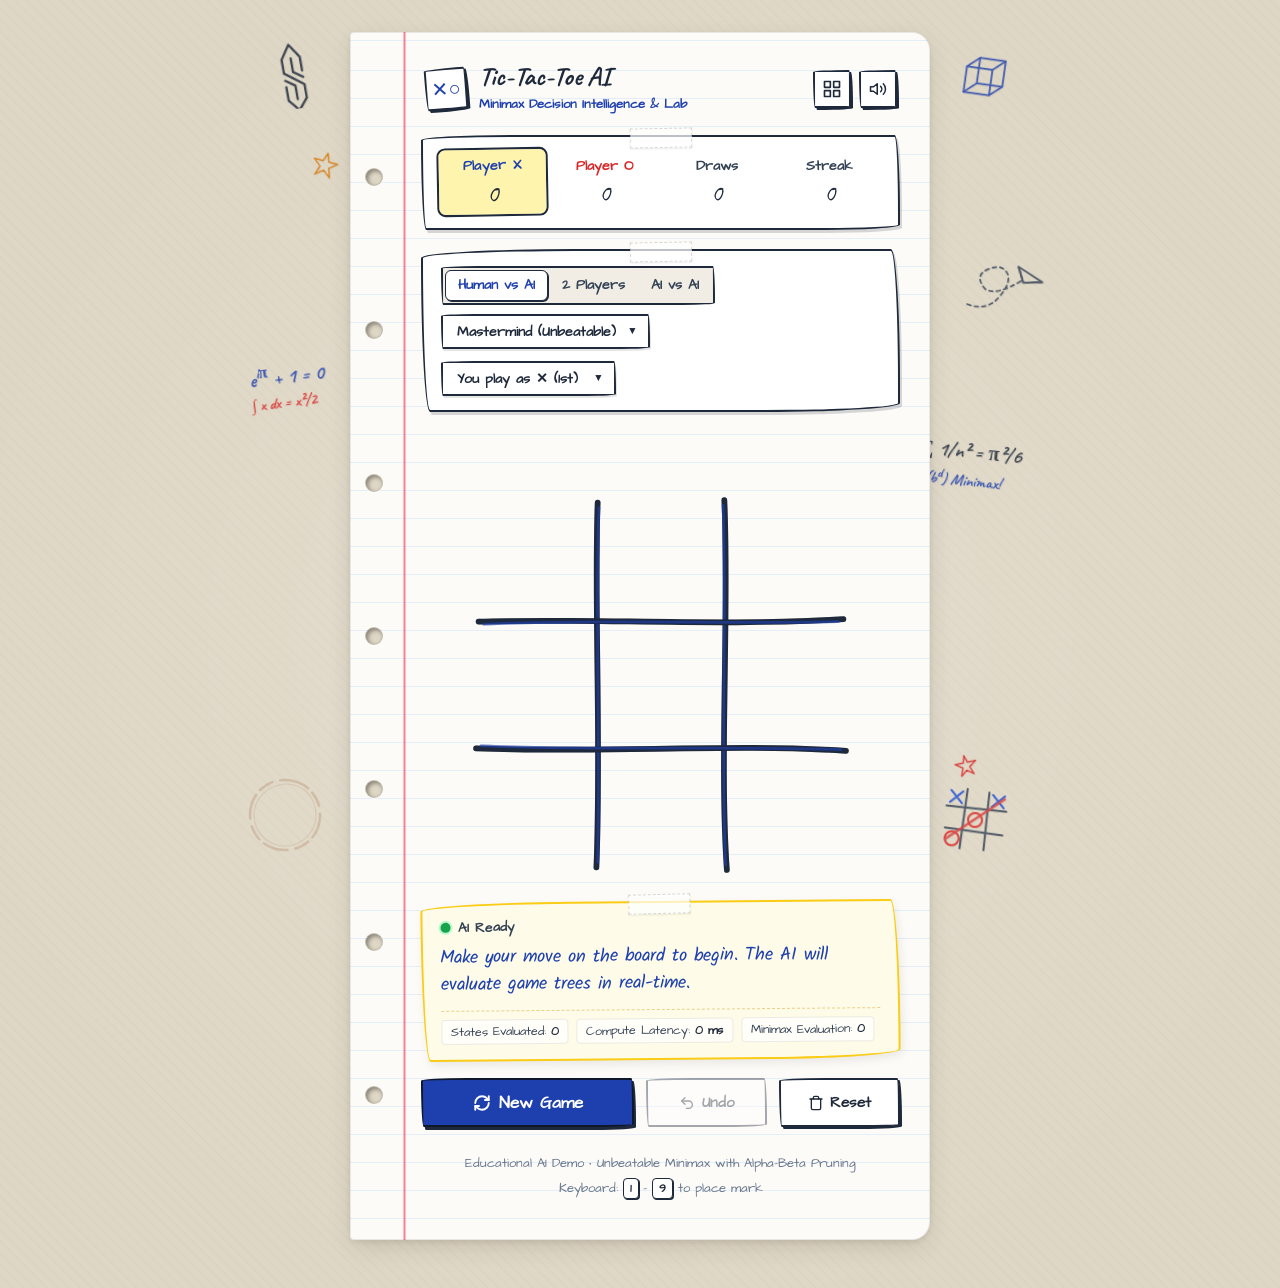
<file: index.html>
<!DOCTYPE html>
<html lang="en">
<head>
  <meta charset="UTF-8" />
  <meta name="viewport" content="width=device-width, initial-scale=1.0" />
  <meta name="description" content="An interactive showcase of Tic-Tac-Toe with an unbeatable Minimax AI, Alpha-Beta pruning, real-time reasoning analysis, and dynamic move heatmap." />
  <title>Tic-Tac-Toe AI Showcase & Lab</title>
  <!-- Google Fonts for Notebook & Handwritten Theme -->
  <link rel="preconnect" href="https://fonts.googleapis.com">
  <link rel="preconnect" href="https://fonts.gstatic.com" crossorigin>
  <link href="https://fonts.googleapis.com/css2?family=Architects+Daughter&family=Caveat:wght@400;600;700&family=Kalam:wght@300;400;700&family=Patrick+Hand&family=Permanent+Marker&display=swap" rel="stylesheet">
  <link rel="stylesheet" href="style.css" />
</head>
<body>
  <!-- Confetti Particle Canvas -->
  <canvas id="confettiCanvas"></canvas>

  <!-- Ambient Notebook Margin Doodles Layer -->
  <div class="doodle-layer" aria-hidden="true">
    <!-- Top-Left: The Classic "Cool S" / Super S -->
    <svg class="doodle doodle-cool-s" viewBox="0 0 50 80">
      <path d="M 15 25 L 25 10 L 35 25 M 15 25 L 15 40 M 25 25 L 25 40 M 35 25 L 35 40 M 15 40 L 35 55 M 25 40 L 35 47 M 15 48 L 25 55 M 15 55 L 15 70 M 25 55 L 25 70 M 35 55 L 35 70 M 15 70 L 25 82 L 35 70" fill="none" stroke="currentColor" stroke-width="2.5" stroke-linecap="round" stroke-linejoin="round"/>
    </svg>

    <!-- Top-Right: 3D Impossible Wireframe Cube -->
    <svg class="doodle doodle-cube" viewBox="0 0 70 70">
      <polygon points="12,22 42,22 42,52 12,52" fill="none" stroke="currentColor" stroke-width="2" stroke-linecap="round" stroke-linejoin="round"/>
      <polygon points="26,10 56,10 56,40 26,40" fill="none" stroke="currentColor" stroke-width="2" stroke-linecap="round" stroke-linejoin="round" stroke-dasharray="1 0"/>
      <line x1="12" y1="22" x2="26" y2="10" stroke="currentColor" stroke-width="2" stroke-linecap="round"/>
      <line x1="42" y1="22" x2="56" y2="10" stroke="currentColor" stroke-width="2" stroke-linecap="round"/>
      <line x1="42" y1="52" x2="56" y2="40" stroke="currentColor" stroke-width="2" stroke-linecap="round"/>
      <line x1="12" y1="52" x2="26" y2="40" stroke="currentColor" stroke-width="2" stroke-linecap="round"/>
    </svg>

    <!-- Right Margin: Paper Airplane with loop trail -->
    <svg class="doodle doodle-plane" viewBox="0 0 100 80">
      <path d="M 10 65 Q 30 75 45 60 T 55 35 T 35 30 T 30 50 Q 40 60 70 45" fill="none" stroke="currentColor" stroke-width="1.8" stroke-dasharray="4 4" stroke-linecap="round"/>
      <g transform="translate(68, 30) rotate(15)">
        <polygon points="0,0 28,12 8,16" fill="none" stroke="currentColor" stroke-width="2" stroke-linejoin="round"/>
        <line x1="0" y1="0" x2="8" y2="16" stroke="currentColor" stroke-width="2"/>
        <line x1="28" y1="12" x2="16" y2="14" stroke="currentColor" stroke-width="1.5"/>
      </g>
    </svg>

    <!-- Left Margin: Math Formula Notes -->
    <div class="doodle doodle-math doodle-math-1">
      <span>e<sup>iπ</sup> + 1 = 0</span>
      <span class="sub-doodle">∫ x dx = x²/2</span>
    </div>

    <!-- Right Margin: Second Math Note -->
    <div class="doodle doodle-math doodle-math-2">
      <span>∑ 1/n² = π²/6</span>
      <span class="sub-doodle">O(b<sup>d</sup>) Minimax!</span>
    </div>

    <!-- Hand-drawn 5-point Stars -->
    <svg class="doodle doodle-star doodle-star-1" viewBox="0 0 40 40">
      <path d="M 20 4 L 24 15 L 36 15 L 26 23 L 30 35 L 20 27 L 10 35 L 14 23 L 4 15 L 16 15 Z" fill="none" stroke="currentColor" stroke-width="2" stroke-linejoin="round" stroke-linecap="round"/>
    </svg>
    <svg class="doodle doodle-star doodle-star-2" viewBox="0 0 40 40">
      <path d="M 20 5 L 23 15 L 35 15 L 25 22 L 29 33 L 20 26 L 11 33 L 15 22 L 5 15 L 17 15 Z" fill="none" stroke="currentColor" stroke-width="2" stroke-linejoin="round" stroke-linecap="round"/>
    </svg>

    <!-- Bottom Left: Coffee Ring Stain / Ink Blot -->
    <svg class="doodle doodle-coffee" viewBox="0 0 90 90">
      <path d="M 45 10 C 65 10 80 25 80 45 C 80 65 65 80 45 80 C 25 80 10 65 10 45 C 10 25 25 10 45 10 Z" fill="none" stroke="currentColor" stroke-width="2.5" stroke-dasharray="25 6 15 8" stroke-linecap="round"/>
      <path d="M 46 14 C 63 14 76 27 76 45 C 76 62 62 76 45 76 C 28 76 14 62 14 45 C 14 29 27 15 45 14 Z" fill="none" stroke="currentColor" stroke-width="1.2" opacity="0.6"/>
    </svg>

    <!-- Bottom Right: Mini Scratched Tic-Tac-Toe Game in the margin -->
    <svg class="doodle doodle-minigame" viewBox="0 0 70 70">
      <line x1="24" y1="5" x2="23" y2="65" stroke="currentColor" stroke-width="2" stroke-linecap="round"/>
      <line x1="46" y1="6" x2="47" y2="64" stroke="currentColor" stroke-width="2" stroke-linecap="round"/>
      <line x1="5" y1="24" x2="65" y2="23" stroke="currentColor" stroke-width="2" stroke-linecap="round"/>
      <line x1="6" y1="46" x2="64" y2="47" stroke="currentColor" stroke-width="2" stroke-linecap="round"/>
      <!-- Moves in mini game -->
      <path d="M 8 8 L 20 20 M 20 8 L 8 20" stroke="#1d4ed8" stroke-width="2" stroke-linecap="round"/>
      <circle cx="35" cy="35" r="7" fill="none" stroke="#dc2626" stroke-width="2"/>
      <path d="M 50 8 L 62 20 M 62 8 L 50 20" stroke="#1d4ed8" stroke-width="2" stroke-linecap="round"/>
      <circle cx="14" cy="56" r="7" fill="none" stroke="#dc2626" stroke-width="2"/>
      <path d="M 8 57 L 62 11" stroke="#dc2626" stroke-width="2.5" stroke-linecap="round" opacity="0.8"/>
    </svg>
  </div>

  <div class="notebook-sheet">
    <!-- Notebook Binder Punch Holes / Spiral Rings -->
    <div class="notebook-holes" aria-hidden="true">
      <span class="hole"></span>
      <span class="hole"></span>
      <span class="hole"></span>
      <span class="hole"></span>
      <span class="hole"></span>
      <span class="hole"></span>
      <span class="hole"></span>
    </div>

    <main class="app-container">
    <!-- Header -->
    <header class="app-header">
      <div class="logo-group">
        <div class="logo-icon">✕○</div>
        <div class="header-title">
          <h1>Tic-Tac-Toe AI</h1>
          <span class="tagline">Minimax Decision Intelligence & Lab</span>
        </div>
      </div>
      <div class="header-actions">
        <!-- Heatmap Analysis Toggle -->
        <button id="toggleHeatmap" class="icon-btn" title="Toggle Move Evaluation Heatmap" aria-label="Toggle Move Evaluation Heatmap">
          <svg width="20" height="20" viewBox="0 0 24 24" fill="none" stroke="currentColor" stroke-width="2" stroke-linecap="round" stroke-linejoin="round">
            <rect x="3" y="3" width="7" height="7"></rect>
            <rect x="14" y="3" width="7" height="7"></rect>
            <rect x="14" y="14" width="7" height="7"></rect>
            <rect x="3" y="14" width="7" height="7"></rect>
          </svg>
        </button>
        <!-- Audio Mute/Unmute Toggle -->
        <button id="toggleAudio" class="icon-btn" title="Toggle Sound FX" aria-label="Toggle Sound FX">
          <svg width="18" height="18" viewBox="0 0 24 24" fill="none" stroke="currentColor" stroke-width="2" stroke-linecap="round" stroke-linejoin="round">
            <polygon points="11 5 6 9 2 9 2 15 6 15 11 19 11 5"></polygon>
            <path d="M19.07 4.93a10 10 0 0 1 0 14.14M15.54 8.46a5 5 0 0 1 0 7.07"></path>
          </svg>
        </button>
      </div>
    </header>

    <!-- Scoreboard -->
    <section class="glass-card scoreboard" aria-label="Scoreboard">
      <div class="score-card" id="cardX">
        <span class="label player-x">Player X</span>
        <span class="val" id="scoreX">0</span>
      </div>
      <div class="score-card" id="cardO">
        <span class="label player-o">Player O</span>
        <span class="val" id="scoreO">0</span>
      </div>
      <div class="score-card">
        <span class="label">Draws</span>
        <span class="val" id="scoreDraws">0</span>
      </div>
      <div class="score-card">
        <span class="label">Streak</span>
        <span class="val" id="scoreStreak">0</span>
      </div>
    </section>

    <!-- Configuration Bar -->
    <section class="glass-card config-panel">
      <!-- Mode Selection -->
      <div class="control-row">
        <div class="segmented-control" role="tablist" aria-label="Game Mode">
          <button class="segment-btn active" data-mode="pvai" role="tab" aria-selected="true">Human vs AI</button>
          <button class="segment-btn" data-mode="pvp" role="tab" aria-selected="false">2 Players</button>
          <button class="segment-btn" data-mode="aivai" role="tab" aria-selected="false">AI vs AI</button>
        </div>

        <!-- AI Difficulty (PvAI only) -->
        <div class="select-wrapper">
          <select id="difficultySelect" class="custom-select" aria-label="AI Difficulty">
            <option value="hard" selected>Mastermind (Unbeatable)</option>
            <option value="medium">Tactician (Medium)</option>
            <option value="easy">Novice (Easy)</option>
          </select>
          <span class="select-arrow">▼</span>
        </div>
      </div>

      <!-- Secondary Controls -->
      <div class="control-row">
        <!-- Play as X or O -->
        <div class="select-wrapper">
          <select id="playerSelect" class="custom-select" aria-label="Play As">
            <option value="X" selected>You play as ✕ (1st)</option>
            <option value="O">You play as ○ (2nd)</option>
          </select>
          <span class="select-arrow">▼</span>
        </div>

        <!-- Speed selector for AI vs AI mode (hidden by default) -->
        <div class="select-wrapper" style="display: none;">
          <select id="speedSelect" class="custom-select" aria-label="Simulation Speed">
            <option value="slow">Speed: 0.5x (Slow)</option>
            <option value="normal" selected>Speed: 1.0x (Normal)</option>
            <option value="fast">Speed: 2.5x (Fast)</option>
          </select>
          <span class="select-arrow">▼</span>
        </div>
      </div>
    </section>

    <!-- Game Status Notification Banner -->
    <div id="statusBanner" class="status-banner" role="alert" aria-live="polite"></div>

    <!-- 3x3 Board with Rough Hand-Drawn Grid -->
    <section class="board-container">
      <!-- SVG Rough Hand-Drawn Grid Lines (# Hash Mark) -->
      <svg id="roughGridSvg" class="rough-grid-svg" viewBox="0 0 300 300" preserveAspectRatio="none" xmlns="http://www.w3.org/2000/svg" aria-hidden="true">
        <!-- 2 Vertical rough ballpoint lines with hand-drawn wobble and double stroke -->
        <path class="rough-line rough-v1" d="M 100 6 C 97 85, 103 195, 99 294" />
        <path class="rough-line rough-v1-double" d="M 101 10 C 98 88, 102 192, 100 290" />
        <path class="rough-line rough-v2" d="M 200 4 C 204 90, 196 210, 202 296" />
        <path class="rough-line rough-v2-double" d="M 199 8 C 202 92, 197 208, 201 292" />
        <!-- 2 Horizontal rough ballpoint lines with hand-drawn wobble and double stroke -->
        <path class="rough-line rough-h1" d="M 6 100 C 92 97, 195 104, 294 98" />
        <path class="rough-line rough-h1-double" d="M 10 102 C 94 98, 193 102, 290 100" />
        <path class="rough-line rough-h2" d="M 4 200 C 105 204, 208 196, 296 202" />
        <path class="rough-line rough-h2-double" d="M 8 198 C 103 202, 206 198, 292 201" />
      </svg>
      <div class="board-grid" id="boardGrid">
        <div class="cell" data-index="0" role="button" tabindex="0" aria-label="Cell 1"></div>
        <div class="cell" data-index="1" role="button" tabindex="0" aria-label="Cell 2"></div>
        <div class="cell" data-index="2" role="button" tabindex="0" aria-label="Cell 3"></div>
        <div class="cell" data-index="3" role="button" tabindex="0" aria-label="Cell 4"></div>
        <div class="cell" data-index="4" role="button" tabindex="0" aria-label="Cell 5"></div>
        <div class="cell" data-index="5" role="button" tabindex="0" aria-label="Cell 6"></div>
        <div class="cell" data-index="6" role="button" tabindex="0" aria-label="Cell 7"></div>
        <div class="cell" data-index="7" role="button" tabindex="0" aria-label="Cell 8"></div>
        <div class="cell" data-index="8" role="button" tabindex="0" aria-label="Cell 9"></div>
      </div>
      <!-- SVG Strike Line Overlay -->
      <svg id="strikeSvg" class="strike-svg-overlay" xmlns="http://www.w3.org/2000/svg"></svg>
    </section>

    <!-- AI Brain & Move Explanation Panel -->
    <section class="glass-card ai-brain-card" aria-label="AI Reasoning Panel">
      <div class="ai-header">
        <div class="ai-status-indicator">
          <span class="pulse-dot" id="pulseDot"></span>
          <span id="aiStatusText">AI Ready</span>
        </div>
      </div>
      <div class="ai-reasoning-text" id="aiReasoning">
        Make your move on the board to begin. The AI will evaluate game trees in real-time.
      </div>
      <div class="ai-metrics">
        <span class="metric-tag">States Evaluated: <b id="metricNodes">0</b></span>
        <span class="metric-tag">Compute Latency: <b id="metricTime">0 ms</b></span>
        <span class="metric-tag">Minimax Evaluation: <b id="metricScore">0</b></span>
      </div>
    </section>

    <!-- Bottom Actions -->
    <section class="actions-row">
      <button id="btnNewGame" class="btn-primary">
        <svg width="18" height="18" viewBox="0 0 24 24" fill="none" stroke="currentColor" stroke-width="2.5" stroke-linecap="round" stroke-linejoin="round">
          <path d="M3 12a9 9 0 0 1 9-9 9.75 9.75 0 0 1 6.74 2.74L21 8"></path>
          <path d="M21 3v5h-5"></path>
          <path d="M21 12a9 9 0 0 1-9 9 9.75 9.75 0 0 1-6.74-2.74L3 16"></path>
          <path d="M3 21v-5h5"></path>
        </svg>
        New Game
      </button>

      <button id="btnUndo" class="btn-secondary" disabled>
        <svg width="16" height="16" viewBox="0 0 24 24" fill="none" stroke="currentColor" stroke-width="2" stroke-linecap="round" stroke-linejoin="round">
          <path d="M9 14 4 9l5-5"></path>
          <path d="M4 9h10.5a5.5 5.5 0 0 1 5.5 5.5v0a5.5 5.5 0 0 1-5.5 5.5H11"></path>
        </svg>
        Undo
      </button>

      <button id="btnResetStats" class="btn-secondary" title="Reset Scoreboard">
        <svg width="16" height="16" viewBox="0 0 24 24" fill="none" stroke="currentColor" stroke-width="2" stroke-linecap="round" stroke-linejoin="round">
          <path d="M3 6h18"></path>
          <path d="M19 6v14c0 1-1 2-2 2H7c-1 0-2-1-2-2V6"></path>
          <path d="M8 6V4c0-1 1-2 2-2h4c1 0 2 1 2 2v2"></path>
        </svg>
        Reset
      </button>
    </section>

    <!-- Footer -->
    <footer class="app-footer">
      <div>Educational AI Demo • Unbeatable Minimax with Alpha-Beta Pruning</div>
      <div class="keyboard-hint">
        <span>Keyboard:</span>
        <span class="kbd-tag">1</span> - <span class="kbd-tag">9</span> to place mark
      </div>
    </footer>
  </main>
  </div><!-- /.notebook-sheet -->

  <!-- Scripts -->
  <script src="game.js"></script>
  <script src="ai.js"></script>
  <script src="audio.js"></script>
  <script src="app.js"></script>
</body>
</html>
</file>
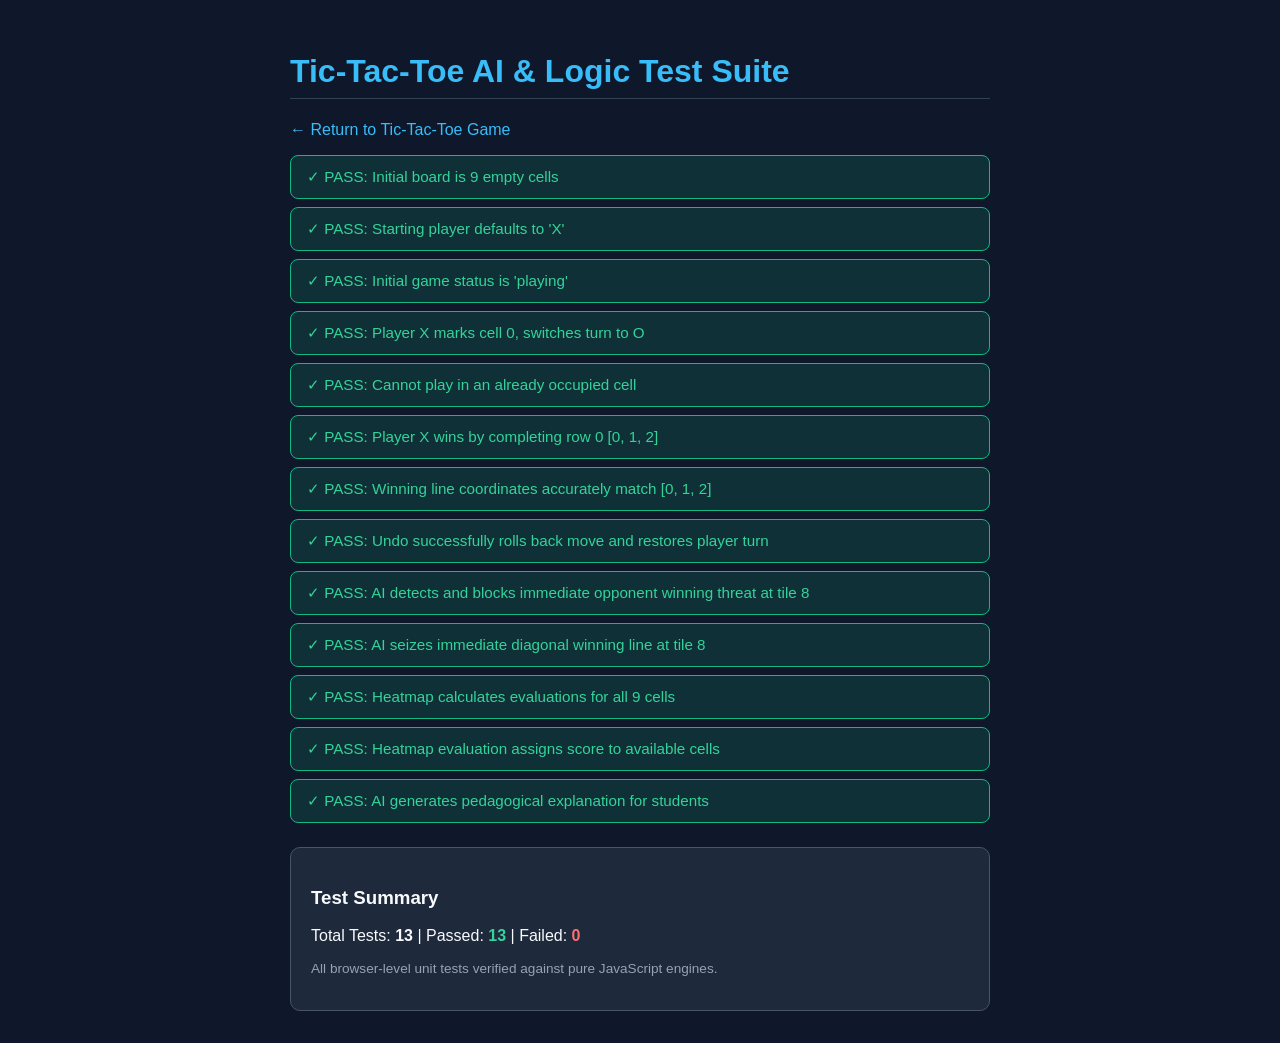
<file: tests.html>
<!DOCTYPE html>
<html lang="en">
<head>
  <meta charset="UTF-8">
  <title>Tic-Tac-Toe AI Test Suite</title>
  <style>
    body {
      font-family: -apple-system, BlinkMacSystemFont, 'Segoe UI', Roboto, sans-serif;
      background: #0f172a;
      color: #f8fafc;
      padding: 2rem;
      max-width: 700px;
      margin: 0 auto;
    }
    h1 {
      color: #38bdf8;
      border-bottom: 1px solid #334155;
      padding-bottom: 0.5rem;
    }
    .test-result {
      padding: 0.75rem 1rem;
      border-radius: 8px;
      margin-bottom: 0.5rem;
      font-size: 0.95rem;
      display: flex;
      align-items: center;
      gap: 0.5rem;
    }
    .pass {
      background: rgba(16, 185, 129, 0.15);
      border: 1px solid #10b981;
      color: #34d399;
    }
    .fail {
      background: rgba(239, 68, 68, 0.15);
      border: 1px solid #ef4444;
      color: #f87171;
    }
    .summary-card {
      background: #1e293b;
      padding: 1.25rem;
      border-radius: 10px;
      margin-top: 1.5rem;
      border: 1px solid #475569;
    }
    a { color: #38bdf8; text-decoration: none; }
  </style>
</head>
<body>
  <h1>Tic-Tac-Toe AI & Logic Test Suite</h1>
  <p><a href="index.html">← Return to Tic-Tac-Toe Game</a></p>
  <div id="results">Running tests...</div>
  <div id="summary" class="summary-card"></div>

  <script src="game.js"></script>
  <script src="ai.js"></script>
  <script>
    const resultsContainer = document.getElementById('results');
    const summaryContainer = document.getElementById('summary');
    resultsContainer.innerHTML = '';

    let passed = 0;
    let failed = 0;

    function assert(condition, testName) {
      const div = document.createElement('div');
      div.className = 'test-result ' + (condition ? 'pass' : 'fail');
      div.innerHTML = (condition ? '✓ PASS: ' : '✗ FAIL: ') + testName;
      resultsContainer.appendChild(div);
      if (condition) passed++; else failed++;
    }

    try {
      // 1. Initial State
      const game = new TicTacToeGame();
      assert(game.board.length === 9 && game.board.every(c => c === null), "Initial board is 9 empty cells");
      assert(game.currentPlayer === 'X', "Starting player defaults to 'X'");
      assert(game.status === 'playing', "Initial game status is 'playing'");

      // 2. Making Moves
      const move1 = game.makeMove(0);
      assert(move1.success && game.board[0] === 'X' && game.currentPlayer === 'O', "Player X marks cell 0, switches turn to O");

      const invalidMove = game.makeMove(0);
      assert(!invalidMove.success, "Cannot play in an already occupied cell");

      // 3. Winning Line
      game.reset('X');
      game.makeMove(0); // X
      game.makeMove(3); // O
      game.makeMove(1); // X
      game.makeMove(4); // O
      const winMove = game.makeMove(2); // X completes [0, 1, 2]
      assert(winMove.status === 'won' && winMove.winner === 'X', "Player X wins by completing row 0 [0, 1, 2]");
      assert(JSON.stringify(winMove.winningLine) === JSON.stringify([0, 1, 2]), "Winning line coordinates accurately match [0, 1, 2]");

      // 4. Undo Functionality
      game.reset('X');
      game.makeMove(4); // X center
      game.undo();
      assert(game.board[4] === null && game.currentPlayer === 'X', "Undo successfully rolls back move and restores player turn");

      // 5. Minimax AI Unbeatable Threat Block
      const ai = new TicTacToeAI();
      // Opponent threatens row 2: [6, 7] are 'X', 8 is open. AI (O) must block by playing 8.
      const blockBoard = [
        'O', null, null,
        null, 'O', null,
        'X', 'X', null
      ];
      const blockResult = ai.getBestMove(blockBoard, 'O', 'hard');
      assert(blockResult.move === 8, "AI detects and blocks immediate opponent winning threat at tile 8");

      // 6. Minimax AI Immediate Win
      // AI (O) has [0, 4], tile 8 completes diagonal win.
      const winBoard = [
        'O', 'X', null,
        'X', 'O', null,
        null, null, null
      ];
      const winResult = ai.getBestMove(winBoard, 'O', 'hard');
      assert(winResult.move === 8, "AI seizes immediate diagonal winning line at tile 8");

      // 7. Heatmap Evaluation
      const heatmap = ai.getBoardHeatmap(blockBoard, 'O');
      assert(heatmap.length === 9, "Heatmap calculates evaluations for all 9 cells");
      const tile8 = heatmap[8];
      assert(tile8.isAvailable && tile8.score !== null, "Heatmap evaluation assigns score to available cells");

      // 8. Move Explanation
      assert(typeof blockResult.reasoning === 'string' && blockResult.reasoning.length > 0, "AI generates pedagogical explanation for students");

      // Summary
      summaryContainer.innerHTML = `
        <h3>Test Summary</h3>
        <p>Total Tests: <b>${passed + failed}</b> | Passed: <span style="color:#34d399"><b>${passed}</b></span> | Failed: <span style="color:#f87171"><b>${failed}</b></span></p>
        <p style="color: #94a3b8; font-size: 0.85rem;">All browser-level unit tests verified against pure JavaScript engines.</p>
      `;
    } catch (err) {
      assert(false, "Unexpected runtime error: " + err.message);
    }
  </script>
</body>
</html>
</file>
<file: style.css>
/**
 * 📝 Last Page of Notebook Theme - Tic-Tac-Toe AI Showcase
 * Authentic handwritten typography, rough hand-drawn grid, margin doodles, and ballpoint pen marks.
 */

:root {
  /* Desk & Notebook Canvas */
  --desk-bg: #dfd7c5;
  --paper-bg: #fdfbf7;
  --paper-ruled: rgba(147, 197, 253, 0.45);
  --paper-margin: rgba(244, 63, 94, 0.65);
  --paper-shadow: 0 8px 24px -4px rgba(60, 50, 40, 0.18), 0 2px 6px rgba(0, 0, 0, 0.08);

  /* Pen & Pencil Inks */
  --ink-blue: #1e40af;          /* Classic Pilot G2 blue ballpoint */
  --ink-blue-light: #3b82f6;
  --ink-red: #dc2626;           /* Red ballpoint / teacher pen */
  --ink-red-light: #ef4444;
  --pencil-graphite: #334155;   /* HB graphite pencil */
  --pencil-dark: #1e293b;       /* Dark graphite / black pen */
  --pencil-faint: #64748b;
  --highlighter-yellow: rgba(254, 240, 138, 0.7);
  --highlighter-green: rgba(187, 247, 208, 0.75);
  --sticky-bg: #fefce8;         /* Pale yellow Post-it note */
  --sticky-border: #facc15;
  --tape-color: rgba(255, 255, 255, 0.7);

  /* Handwritten Typography */
  --font-title: 'Permanent Marker', 'Caveat', cursive;
  --font-hand: 'Caveat', cursive;
  --font-draft: 'Architects Daughter', cursive;
  --font-body: 'Kalam', 'Patrick Hand', cursive;

  /* Transitions */
  --transition-fast: 0.15s ease;
  --transition-normal: 0.25s cubic-bezier(0.4, 0, 0.2, 1);
}

* {
  box-sizing: border-box;
  margin: 0;
  padding: 0;
  -webkit-tap-highlight-color: transparent;
}

body {
  font-family: var(--font-body);
  background-color: var(--desk-bg);
  /* Wooden / study desk surface pattern */
  background-image: 
    radial-gradient(circle at 50% 50%, rgba(255, 255, 255, 0.15) 0%, transparent 80%),
    repeating-linear-gradient(45deg, rgba(0, 0, 0, 0.015) 0px, rgba(0, 0, 0, 0.015) 2px, transparent 2px, transparent 8px);
  color: var(--pencil-dark);
  min-height: 100vh;
  display: flex;
  flex-direction: column;
  align-items: center;
  justify-content: flex-start;
  padding: 2rem 1rem 3rem;
  overflow-x: hidden;
  position: relative;
}

/* Canvas Confetti */
#confettiCanvas {
  position: fixed;
  top: 0;
  left: 0;
  width: 100vw;
  height: 100vh;
  pointer-events: none;
  z-index: 9999;
}

/* ----------------------------------------------------
   Ambient Notebook Margin Doodles Layer
   ---------------------------------------------------- */
.doodle-layer {
  position: fixed;
  top: 0;
  left: 0;
  width: 100vw;
  height: 100vh;
  pointer-events: none;
  z-index: 1;
  overflow: hidden;
}

.doodle {
  position: absolute;
  color: var(--ink-blue);
  opacity: 0.82;
  filter: drop-shadow(1px 1px 0px rgba(0, 0, 0, 0.06));
}

/* The Cool "S" / Super S */
.doodle-cool-s {
  top: 35px;
  left: calc(50% - 370px);
  width: 46px;
  height: 74px;
  transform: rotate(-10deg);
  color: var(--pencil-dark);
}

/* 3D Wireframe Cube */
.doodle-cube {
  top: 50px;
  right: calc(50% - 375px);
  width: 60px;
  height: 60px;
  transform: rotate(8deg);
  color: var(--ink-blue);
}

/* Paper Airplane with trail */
.doodle-plane {
  top: 240px;
  right: calc(50% - 410px);
  width: 95px;
  height: 75px;
  transform: rotate(-5deg);
  color: var(--pencil-graphite);
}

/* Math Notes in Margins */
.doodle-math {
  font-family: var(--font-hand);
  font-size: 1.25rem;
  font-weight: 700;
  display: flex;
  flex-direction: column;
  line-height: 1.2;
}

.doodle-math-1 {
  top: 360px;
  left: calc(50% - 390px);
  transform: rotate(-7deg);
  color: var(--ink-blue);
}

.doodle-math-1 .sub-doodle {
  font-size: 1rem;
  color: var(--ink-red);
  margin-top: 4px;
}

.doodle-math-2 {
  top: 440px;
  right: calc(50% - 380px);
  transform: rotate(6deg);
  color: var(--pencil-dark);
}

.doodle-math-2 .sub-doodle {
  font-size: 1rem;
  color: var(--ink-blue);
  margin-top: 4px;
}

/* Doodle Stars */
.doodle-star-1 {
  top: 150px;
  left: calc(50% - 330px);
  width: 30px;
  height: 30px;
  transform: rotate(15deg);
  color: #d97706; /* Pencil yellow-orange */
}

.doodle-star-2 {
  bottom: 120px;
  right: calc(50% - 340px);
  width: 28px;
  height: 28px;
  transform: rotate(-12deg);
  color: var(--ink-red);
}

/* Coffee Stain */
.doodle-coffee {
  bottom: 40px;
  left: calc(50% - 400px);
  width: 90px;
  height: 90px;
  color: #92400e;
  opacity: 0.18;
}

/* Scratched Mini Tic-Tac-Toe Game */
.doodle-minigame {
  bottom: 45px;
  right: calc(50% - 370px);
  width: 70px;
  height: 70px;
  transform: rotate(7deg);
  color: var(--pencil-graphite);
}

/* Responsive Doodle hiding on small screens */
@media (max-width: 820px) {
  .doodle-cube, .doodle-plane, .doodle-math-2, .doodle-minigame {
    display: none;
  }
}
@media (max-width: 680px) {
  .doodle-layer {
    display: none;
  }
}

/* ----------------------------------------------------
   The Notebook Sheet (Paper Canvas)
   ---------------------------------------------------- */
.notebook-sheet {
  position: relative;
  width: 100%;
  max-width: 580px;
  background-color: var(--paper-bg);
  /* Classic notebook ruled lines and vertical red margin line */
  background-image: 
    linear-gradient(to right, transparent 52px, var(--paper-margin) 53px, var(--paper-margin) 54px, transparent 55px),
    repeating-linear-gradient(transparent, transparent 27px, var(--paper-ruled) 28px);
  background-position: 0 10px;
  border-radius: 4px 18px 18px 4px;
  box-shadow: var(--paper-shadow);
  padding: 1.8rem 1.8rem 2.5rem 4.4rem;
  border: 1px solid rgba(0, 0, 0, 0.08);
  z-index: 5;
}

/* Notebook Binder Punch Holes on the Left */
.notebook-holes {
  position: absolute;
  left: 14px;
  top: 0;
  bottom: 0;
  display: flex;
  flex-direction: column;
  justify-content: space-evenly;
  align-items: center;
  pointer-events: none;
}

.notebook-holes .hole {
  width: 18px;
  height: 18px;
  border-radius: 50%;
  background-color: var(--desk-bg);
  box-shadow: inset 2px 2px 4px rgba(0, 0, 0, 0.4), 0 1px 1px rgba(255, 255, 255, 0.7);
  border: 1px solid rgba(0, 0, 0, 0.12);
}

/* Main Container inside Notebook Sheet */
.app-container {
  width: 100%;
  display: flex;
  flex-direction: column;
  gap: 1.2rem;
}

/* ----------------------------------------------------
   Header
   ---------------------------------------------------- */
.app-header {
  display: flex;
  justify-content: space-between;
  align-items: center;
  padding: 0 0.2rem;
}

.logo-group {
  display: flex;
  align-items: center;
  gap: 0.75rem;
}

.logo-icon {
  width: 42px;
  height: 42px;
  background: #fff;
  border: 2px solid var(--pencil-dark);
  border-radius: 255px 15px 225px 15px/15px 225px 15px 255px;
  display: flex;
  align-items: center;
  justify-content: center;
  font-family: var(--font-title);
  font-size: 1.25rem;
  color: var(--ink-blue);
  box-shadow: 2px 2px 0px var(--pencil-dark);
  transform: rotate(-4deg);
}

.header-title h1 {
  font-family: var(--font-title);
  font-size: 1.65rem;
  letter-spacing: -0.01em;
  color: var(--pencil-dark);
  line-height: 1.1;
}

.header-title .tagline {
  font-family: var(--font-draft);
  font-size: 0.82rem;
  color: var(--ink-blue);
  font-weight: 700;
}

.header-actions {
  display: flex;
  align-items: center;
  gap: 0.5rem;
}

/* Hand-drawn Icon Buttons */
.icon-btn {
  background: #fff;
  border: 2px solid var(--pencil-dark);
  color: var(--pencil-dark);
  width: 38px;
  height: 38px;
  border-radius: 255px 15px 225px 15px/15px 225px 15px 255px;
  display: inline-flex;
  align-items: center;
  justify-content: center;
  cursor: pointer;
  box-shadow: 2px 2px 0px var(--pencil-dark);
  transition: all var(--transition-fast);
}

.icon-btn:hover {
  background: var(--highlighter-yellow);
  transform: translateY(-1px);
}

.icon-btn:active {
  transform: translate(2px, 2px);
  box-shadow: none;
}

.icon-btn.muted {
  opacity: 0.5;
  text-decoration: line-through;
}

.icon-btn.active {
  background: var(--highlighter-yellow);
  border-color: var(--ink-blue);
  color: var(--ink-blue);
}

/* ----------------------------------------------------
   Cards: Hand-drawn Note Cards
   ---------------------------------------------------- */
.glass-card {
  position: relative;
  background: #ffffff;
  border: 2px solid var(--pencil-dark);
  border-radius: 255px 15px 225px 15px/15px 225px 15px 255px;
  box-shadow: 2px 3px 0px rgba(30, 41, 59, 0.18);
  padding: 0.9rem 1.1rem;
}

/* Masking Tape strip on top of cards */
.glass-card::before {
  content: '';
  position: absolute;
  top: -9px;
  left: 50%;
  transform: translateX(-50%) rotate(-1deg);
  width: 60px;
  height: 18px;
  background: var(--tape-color);
  border: 1px dashed rgba(0, 0, 0, 0.15);
  box-shadow: 0 1px 2px rgba(0, 0, 0, 0.08);
  pointer-events: none;
  z-index: 2;
}

/* ----------------------------------------------------
   Scoreboard
   ---------------------------------------------------- */
.scoreboard {
  display: grid;
  grid-template-columns: repeat(4, 1fr);
  gap: 0.6rem;
  text-align: center;
}

.score-card {
  display: flex;
  flex-direction: column;
  align-items: center;
  padding: 0.35rem 0.2rem;
  border-radius: 6px;
  transition: all var(--transition-fast);
}

.score-card .label {
  font-family: var(--font-draft);
  font-size: 0.85rem;
  font-weight: 700;
  color: var(--pencil-graphite);
  margin-bottom: 2px;
}

.score-card .val {
  font-family: var(--font-title);
  font-size: 1.55rem;
  color: var(--pencil-dark);
}

.player-x {
  color: var(--ink-blue) !important;
}

.player-o {
  color: var(--ink-red) !important;
}

/* Active Turn Highlighter Effect */
.score-card.active-turn {
  background: var(--highlighter-yellow);
  box-shadow: 0 0 0 2px var(--pencil-dark);
  transform: rotate(-1deg) scale(1.04);
}

.score-card.active-turn-o {
  background: rgba(254, 202, 202, 0.7); /* Pink highlighter */
  box-shadow: 0 0 0 2px var(--pencil-dark);
  transform: rotate(1deg) scale(1.04);
}

/* ----------------------------------------------------
   Config Panel
   ---------------------------------------------------- */
.config-panel {
  display: flex;
  flex-direction: column;
  gap: 0.75rem;
}

.control-row {
  display: flex;
  align-items: center;
  justify-content: space-between;
  flex-wrap: wrap;
  gap: 0.6rem;
}

/* Segmented Tabs (Human vs AI, 2 Players, AI vs AI) */
.segmented-control {
  display: flex;
  background: #f1ede4;
  border: 2px solid var(--pencil-dark);
  border-radius: 255px 15px 225px 15px/15px 225px 15px 255px;
  padding: 2px;
  gap: 2px;
}

.segment-btn {
  background: transparent;
  border: none;
  font-family: var(--font-draft);
  font-size: 0.85rem;
  font-weight: 700;
  color: var(--pencil-graphite);
  padding: 0.35rem 0.75rem;
  border-radius: 6px;
  cursor: pointer;
  transition: var(--transition-fast);
}

.segment-btn:hover {
  color: var(--pencil-dark);
}

.segment-btn.active {
  background: #ffffff;
  color: var(--ink-blue);
  border: 1px solid var(--pencil-dark);
  box-shadow: 1px 1px 0px var(--pencil-dark);
}

/* Custom Select Dropdown (Index Card style) */
.select-wrapper {
  position: relative;
  display: inline-flex;
  align-items: center;
}

.custom-select {
  appearance: none;
  background: #ffffff;
  border: 2px solid var(--pencil-dark);
  border-radius: 255px 15px 225px 15px/15px 225px 15px 255px;
  color: var(--pencil-dark);
  font-family: var(--font-draft);
  font-size: 0.85rem;
  font-weight: 700;
  padding: 0.4rem 2rem 0.4rem 0.85rem;
  cursor: pointer;
  outline: none;
  box-shadow: 1px 2px 0px rgba(0, 0, 0, 0.1);
}

.custom-select:focus {
  background: var(--sticky-bg);
  border-color: var(--ink-blue);
}

.select-arrow {
  position: absolute;
  right: 0.75rem;
  pointer-events: none;
  font-size: 0.65rem;
  color: var(--pencil-dark);
}

/* ----------------------------------------------------
   Game Status Banner (Teacher's Stamp / Note)
   ---------------------------------------------------- */
.status-banner {
  min-height: 38px;
  display: flex;
  align-items: center;
  justify-content: center;
  font-family: var(--font-title);
  font-size: 1.35rem;
  letter-spacing: 0.04em;
  padding: 0.4rem 1rem;
  border-radius: 255px 15px 225px 15px/15px 225px 15px 255px;
  opacity: 0;
  transform: translateY(-4px) rotate(-1deg);
  transition: all var(--transition-normal);
  text-align: center;
}

.status-banner:not(:empty) {
  opacity: 1;
  transform: translateY(0) rotate(-1deg);
}

.status-banner.win {
  background: var(--highlighter-green);
  color: #166534;
  border: 2px dashed #15803d;
  box-shadow: 2px 2px 0px #166534;
}

.status-banner.loss {
  background: rgba(254, 202, 202, 0.85);
  color: var(--ink-red);
  border: 2px dashed var(--ink-red);
  box-shadow: 2px 2px 0px var(--ink-red);
}

.status-banner.draw {
  background: var(--highlighter-yellow);
  color: #854d0e;
  border: 2px dashed #a16207;
  box-shadow: 2px 2px 0px #854d0e;
}

/* ----------------------------------------------------
   3x3 Board & Rough Hand-Drawn Grid
   ---------------------------------------------------- */
.board-container {
  position: relative;
  width: 100%;
  aspect-ratio: 1 / 1;
  max-width: 380px;
  margin: 0.4rem auto;
  display: flex;
  align-items: center;
  justify-content: center;
}

/* The Rough Hand-Drawn '#' Grid SVG */
.rough-grid-svg {
  position: absolute;
  top: 0;
  left: 0;
  width: 100%;
  height: 100%;
  pointer-events: none;
  z-index: 2;
}

.rough-line {
  fill: none;
  stroke: var(--pencil-dark);
  stroke-width: 4.5;
  stroke-linecap: round;
  stroke-linejoin: round;
  filter: drop-shadow(0.5px 0.5px 0px rgba(0, 0, 0, 0.2));
}

/* Double pass sketchy lines for realistic pen/pencil jitter */
.rough-v1-double, .rough-v2-double, .rough-h1-double, .rough-h2-double {
  stroke: var(--ink-blue);
  stroke-width: 2.2;
  opacity: 0.65;
}

/* The 3x3 Cells Grid */
.board-grid {
  display: grid;
  grid-template-columns: repeat(3, 1fr);
  grid-template-rows: repeat(3, 1fr);
  width: 100%;
  height: 100%;
  position: relative;
  z-index: 4;
}

/* Individual Cell (Border-free, sits inside the rough # lines) */
.cell {
  background: transparent;
  display: flex;
  align-items: center;
  justify-content: center;
  cursor: pointer;
  position: relative;
  user-select: none;
  transition: background var(--transition-fast);
}

/* Open cell hover: subtle yellow highlighter square */
.cell:hover:not(.occupied):not(.disabled) {
  background: rgba(254, 240, 138, 0.45);
  border-radius: 255px 15px 225px 15px/15px 225px 15px 255px;
}

.cell:active:not(.occupied):not(.disabled) {
  background: rgba(254, 240, 138, 0.7);
}

.cell.occupied {
  cursor: default;
}

/* Winning cell highlighter sweep */
.cell.winning-cell {
  background: var(--highlighter-green);
  border-radius: 255px 15px 225px 15px/15px 225px 15px 255px;
  animation: highlighterPulse 1.2s infinite alternate ease-in-out;
}

@keyframes highlighterPulse {
  0% { transform: scale(0.98) rotate(-0.5deg); }
  100% { transform: scale(1.02) rotate(0.5deg); }
}

/* ----------------------------------------------------
   Hand-Drawn Marks (✕ & ○)
   ---------------------------------------------------- */
.mark-svg {
  width: 68%;
  height: 68%;
  overflow: visible;
}

/* ✕ Blue Ballpoint Mark */
.mark-x path {
  fill: none;
  stroke: var(--ink-blue);
  stroke-width: 9;
  stroke-linecap: round;
  stroke-linejoin: round;
  stroke-dasharray: 140;
  stroke-dashoffset: 140;
  animation: drawStroke 0.25s ease forwards;
  filter: drop-shadow(1px 1px 0px rgba(30, 64, 175, 0.25));
}

.mark-x path:nth-child(2) {
  animation-delay: 0.12s;
}

/* ○ Red Ballpoint Mark */
.mark-o path, .mark-o circle {
  fill: none;
  stroke: var(--ink-red);
  stroke-width: 9;
  stroke-linecap: round;
  stroke-linejoin: round;
  stroke-dasharray: 280;
  stroke-dashoffset: 280;
  animation: drawStroke 0.32s ease forwards;
  filter: drop-shadow(1px 1px 0px rgba(220, 38, 38, 0.25));
}

@keyframes drawStroke {
  to {
    stroke-dashoffset: 0;
  }
}

/* ----------------------------------------------------
   Heatmap Badge (Teacher's Circling / Grade Mark)
   ---------------------------------------------------- */
.heatmap-badge {
  position: absolute;
  bottom: 8px;
  right: 8px;
  font-family: var(--font-hand);
  font-size: 0.95rem;
  font-weight: 700;
  padding: 1px 7px;
  border-radius: 50%;
  pointer-events: none;
  opacity: 0;
  transform: scale(0.75) rotate(-5deg);
  transition: all var(--transition-fast);
  box-shadow: 1px 1px 0px rgba(0, 0, 0, 0.1);
}

.show-heatmap .heatmap-badge {
  opacity: 1;
  transform: scale(1) rotate(-5deg);
}

.badge-win {
  background: #f0fdf4;
  color: #15803d;
  border: 1.5px solid #16a34a;
}

.badge-draw {
  background: #fffbeb;
  color: #b45309;
  border: 1.5px solid #f59e0b;
}

.badge-loss {
  background: #fef2f2;
  color: #b91c1c;
  border: 1.5px solid #ef4444;
}

/* ----------------------------------------------------
   SVG Winning Strike Line
   ---------------------------------------------------- */
.strike-svg-overlay {
  position: absolute;
  top: 0;
  left: 0;
  width: 100%;
  height: 100%;
  pointer-events: none;
  z-index: 10;
}

.strike-line {
  stroke: var(--ink-red);
  stroke-width: 7;
  stroke-linecap: round;
  filter: drop-shadow(1px 2px 0px rgba(0, 0, 0, 0.15));
  stroke-dasharray: 550;
  stroke-dashoffset: 550;
  animation: drawStrike 0.35s ease-out forwards;
}

@keyframes drawStrike {
  to {
    stroke-dashoffset: 0;
  }
}

/* ----------------------------------------------------
   AI Brain & Scratchpad Card (Sticky Note Style)
   ---------------------------------------------------- */
.ai-brain-card {
  background: var(--sticky-bg);
  border-color: var(--sticky-border);
  box-shadow: 2px 4px 10px rgba(0, 0, 0, 0.08);
  transform: rotate(-0.5deg);
}

.ai-header {
  display: flex;
  justify-content: space-between;
  align-items: center;
  margin-bottom: 0.5rem;
}

.ai-status-indicator {
  display: flex;
  align-items: center;
  gap: 0.5rem;
  font-family: var(--font-draft);
  font-size: 0.85rem;
  font-weight: 700;
  color: var(--pencil-graphite);
}

.pulse-dot {
  width: 10px;
  height: 10px;
  border-radius: 50%;
  background-color: #16a34a;
  box-shadow: 0 0 0 2px #bbf7d0;
}

.pulse-dot.thinking {
  background-color: var(--ink-blue);
  box-shadow: 0 0 0 3px #bfdbfe;
  animation: pencilScratch 0.8s infinite ease-in-out;
}

@keyframes pencilScratch {
  0% { transform: scale(0.9); }
  50% { transform: scale(1.35); }
  100% { transform: scale(0.9); }
}

.ai-reasoning-text {
  font-family: var(--font-body);
  font-size: 1.15rem;
  line-height: 1.45;
  color: var(--ink-blue);
  min-height: 48px;
  margin-bottom: 0.75rem;
}

.ai-metrics {
  display: flex;
  flex-wrap: wrap;
  gap: 0.5rem;
  padding-top: 0.5rem;
  border-top: 1px dashed rgba(202, 138, 4, 0.4);
}

.metric-tag {
  font-family: var(--font-draft);
  font-size: 0.78rem;
  color: var(--pencil-graphite);
  background: rgba(255, 255, 255, 0.7);
  padding: 0.2rem 0.55rem;
  border-radius: 4px;
  border: 1px solid rgba(0, 0, 0, 0.08);
}

.metric-tag b {
  color: var(--pencil-dark);
}

/* ----------------------------------------------------
   Bottom Action Buttons
   ---------------------------------------------------- */
.actions-row {
  display: flex;
  gap: 0.75rem;
}

.btn-primary {
  flex: 2;
  background: var(--ink-blue);
  color: #ffffff;
  border: 2px solid #0f172a;
  border-radius: 255px 15px 225px 15px/15px 225px 15px 255px;
  font-family: var(--font-draft);
  font-size: 1.05rem;
  font-weight: 700;
  padding: 0.65rem 1.2rem;
  cursor: pointer;
  display: inline-flex;
  align-items: center;
  justify-content: center;
  gap: 0.5rem;
  box-shadow: 2px 3px 0px var(--pencil-dark);
  transition: all var(--transition-fast);
}

.btn-primary:hover {
  background: #1d4ed8;
  transform: translateY(-1px);
}

.btn-primary:active {
  transform: translate(2px, 2px);
  box-shadow: none;
}

.btn-secondary {
  flex: 1;
  background: #ffffff;
  color: var(--pencil-dark);
  border: 2px solid var(--pencil-dark);
  border-radius: 255px 15px 225px 15px/15px 225px 15px 255px;
  font-family: var(--font-draft);
  font-size: 0.95rem;
  font-weight: 700;
  padding: 0.65rem 1rem;
  cursor: pointer;
  display: inline-flex;
  align-items: center;
  justify-content: center;
  gap: 0.4rem;
  box-shadow: 2px 2px 0px var(--pencil-dark);
  transition: all var(--transition-fast);
}

.btn-secondary:hover:not(:disabled) {
  background: var(--highlighter-yellow);
  transform: translateY(-1px);
}

.btn-secondary:active:not(:disabled) {
  transform: translate(2px, 2px);
  box-shadow: none;
}

.btn-secondary:disabled {
  opacity: 0.4;
  cursor: not-allowed;
  box-shadow: none;
}

/* ----------------------------------------------------
   Footer
   ---------------------------------------------------- */
.app-footer {
  text-align: center;
  font-family: var(--font-draft);
  font-size: 0.8rem;
  color: var(--pencil-faint);
  display: flex;
  flex-direction: column;
  gap: 0.35rem;
  padding-top: 0.5rem;
}

.keyboard-hint {
  display: flex;
  align-items: center;
  justify-content: center;
  gap: 0.3rem;
}

.kbd-tag {
  background: #ffffff;
  border: 1.5px solid var(--pencil-dark);
  border-radius: 4px;
  padding: 1px 6px;
  font-family: var(--font-draft);
  font-weight: 700;
  font-size: 0.78rem;
  color: var(--pencil-dark);
  box-shadow: 1px 1px 0px var(--pencil-dark);
}

/* ----------------------------------------------------
   Mobile Responsiveness
   ---------------------------------------------------- */
@media (max-width: 520px) {
  body {
    padding: 1rem 0.5rem 2rem;
  }

  .notebook-sheet {
    padding: 1.5rem 1rem 2rem 2.8rem;
    border-radius: 4px;
  }

  .notebook-holes {
    left: 8px;
  }

  .notebook-holes .hole {
    width: 14px;
    height: 14px;
  }

  .header-title h1 {
    font-size: 1.35rem;
  }

  .score-card .val {
    font-size: 1.3rem;
  }

  .btn-primary {
    font-size: 0.95rem;
    padding: 0.55rem 0.9rem;
  }

  .btn-secondary {
    font-size: 0.85rem;
    padding: 0.55rem 0.7rem;
  }
}
</file>
